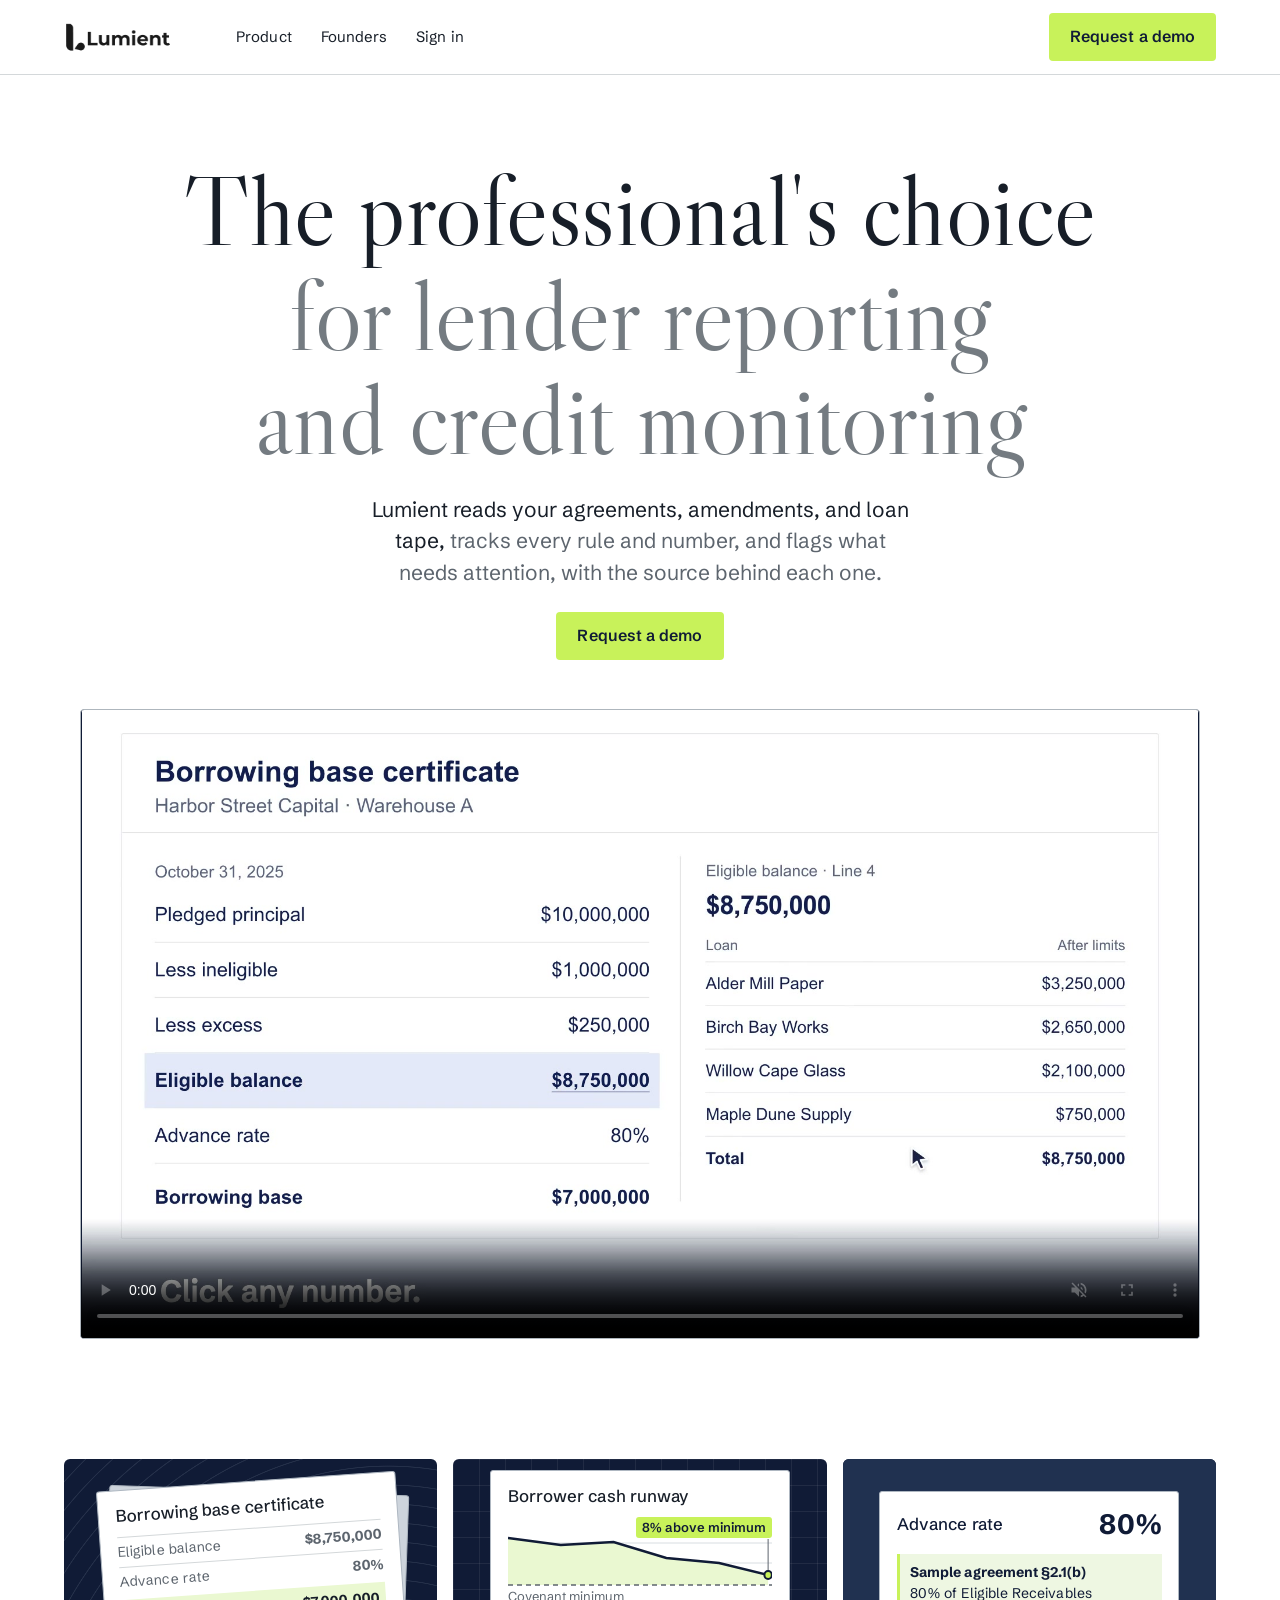
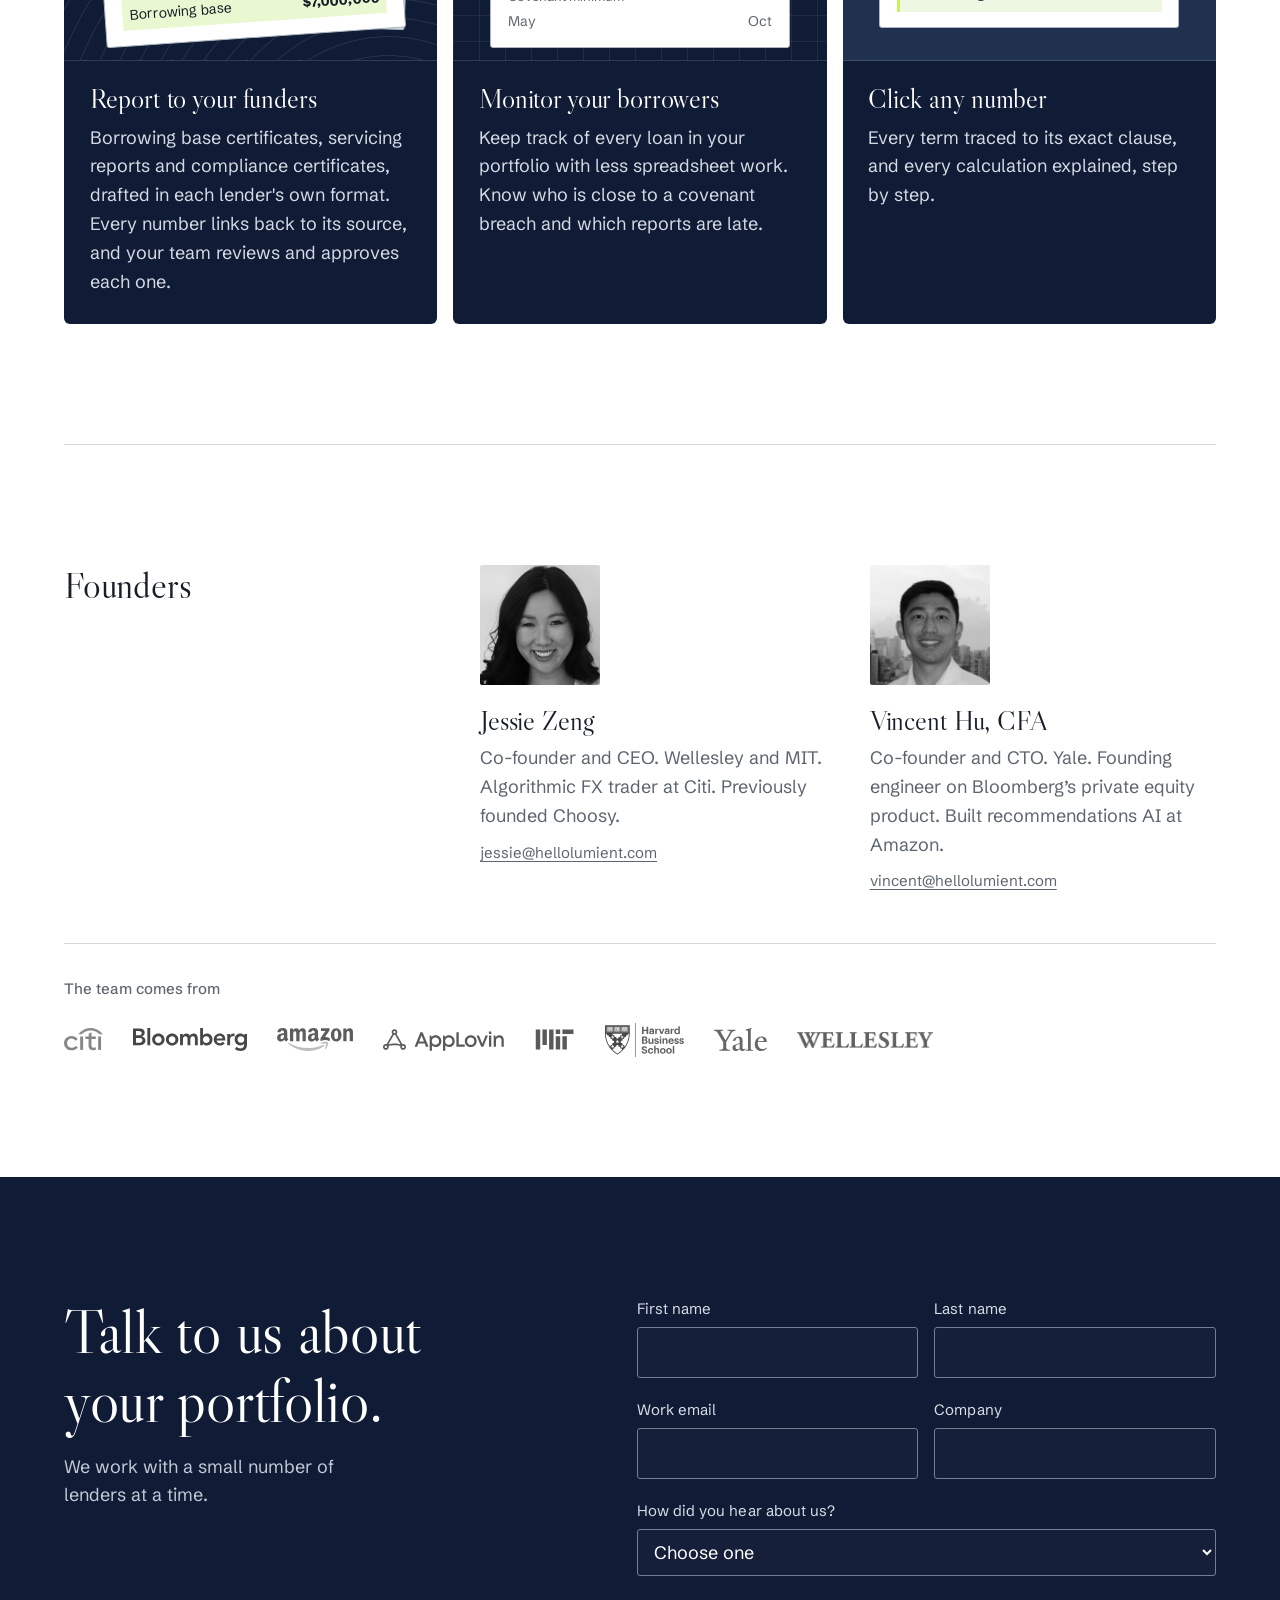
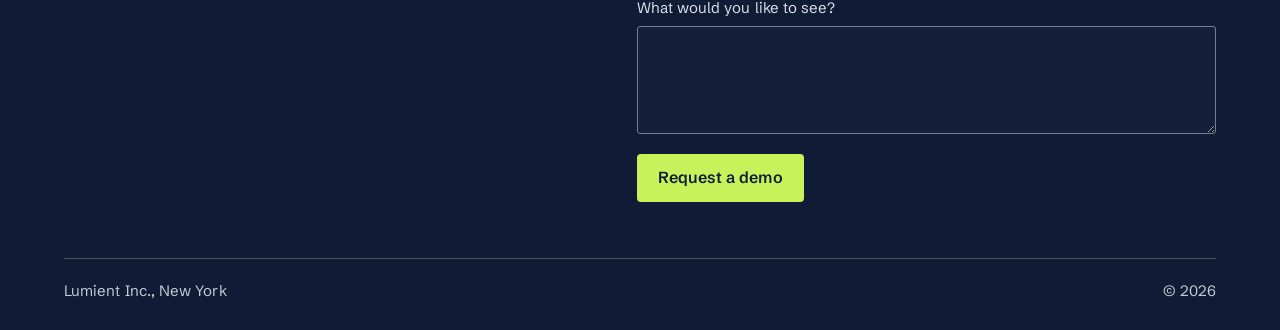
<file: index.html>
<!doctype html>
<html lang="en">
<head>
  <meta charset="utf-8">
  <meta name="viewport" content="width=device-width,initial-scale=1,viewport-fit=cover">
  <title>AI for lender reporting and credit monitoring | Lumient</title>
  <meta name="description" content="Lumient reads your agreements, amendments, and loan tape, tracks every rule and number, and flags what needs attention, with the source behind each one.">
  <link rel="canonical" href="https://hellolumient.com/">
  <link rel="describedby" type="text/plain" href="/llms.txt">
  <meta name="theme-color" content="#101b36">
  <meta property="og:type" content="website">
  <meta property="og:site_name" content="Lumient">
  <meta property="og:title" content="AI for lender reporting and credit monitoring | Lumient">
  <meta property="og:description" content="Lumient reads your agreements, amendments, and loan tape, tracks every rule and number, and flags what needs attention, with the source behind each one.">
  <meta property="og:url" content="https://hellolumient.com/">
  <meta property="og:image" content="https://hellolumient.com/og-image.png">
  <meta property="og:image:type" content="image/png">
  <meta property="og:image:width" content="1200">
  <meta property="og:image:height" content="630">
  <meta property="og:image:alt" content="The professional's choice for lender reporting and credit monitoring">
  <meta name="twitter:card" content="summary_large_image">
  <meta name="twitter:title" content="AI for lender reporting and credit monitoring | Lumient">
  <meta name="twitter:description" content="Lumient reads your agreements, amendments, and loan tape, tracks every rule and number, and flags what needs attention, with the source behind each one.">
  <meta name="twitter:image" content="https://hellolumient.com/og-image.png">
  <meta name="twitter:image:alt" content="The professional's choice for lender reporting and credit monitoring">
  <link rel="icon" href="/favicons/favicon.ico" sizes="16x16 32x32 48x48">
  <link rel="icon" type="image/png" sizes="16x16" href="/favicons/favicon-16.png">
  <link rel="icon" type="image/png" sizes="32x32" href="/favicons/favicon-32.png">
  <link rel="icon" type="image/png" sizes="48x48" href="/favicons/favicon-48.png">
  <link rel="icon" type="image/png" sizes="192x192" href="/favicons/icon-192.png">
  <link rel="icon" type="image/png" sizes="512x512" href="/favicons/icon-512.png">
  <link rel="apple-touch-icon" sizes="180x180" href="/favicons/apple-touch-icon.png">
  <link rel="preload" href="fonts/LibreCaslonDisplay-Regular.woff2" as="font" type="font/woff2" crossorigin>
  <link rel="preload" href="fonts/SchibstedGrotesk-Variable.woff2" as="font" type="font/woff2" crossorigin>
  <link rel="preload" href="lumient-film-poster.jpg" as="image" fetchpriority="high">
  <link rel="stylesheet" href="homepage.css">
  <script src="homepage.js" defer></script>
  <script type="application/ld+json">
  {
    "@context": "https://schema.org",
    "@graph": [
      {
        "@type": "Organization",
        "@id": "https://hellolumient.com/#organization",
        "name": "Lumient",
        "legalName": "Lumient Inc.",
        "url": "https://hellolumient.com/",
        "logo": "https://hellolumient.com/favicons/icon-512.png",
        "email": "vincent@hellolumient.com",
        "address": {
          "@type": "PostalAddress",
          "addressLocality": "New York"
        },
        "founder": [
          {
            "@type": "Person",
            "name": "Jessie Zeng",
            "jobTitle": "Co-founder and CEO"
          },
          {
            "@type": "Person",
            "name": "Vincent Hu",
            "jobTitle": "Co-founder and CTO"
          }
        ]
      },
      {
        "@type": "WebSite",
        "@id": "https://hellolumient.com/#website",
        "name": "Lumient",
        "url": "https://hellolumient.com/",
        "publisher": {
          "@id": "https://hellolumient.com/#organization"
        },
        "about": {
          "@id": "https://hellolumient.com/#software"
        }
      },
      {
        "@type": "SoftwareApplication",
        "@id": "https://hellolumient.com/#software",
        "name": "Lumient",
        "url": "https://hellolumient.com/",
        "description": "Lumient reads your agreements, amendments, and loan tape, tracks every rule and number, and flags what needs attention, with the source behind each one.",
        "publisher": {
          "@id": "https://hellolumient.com/#organization"
        }
      }
    ]
  }
  </script>
</head>
<body>
<a class="skip" href="#product">Skip to product</a>
<header class="hero" id="home">
  <div class="nav-wrap">
    <div class="in nav">
      <a class="logo" href="#home" aria-label="Lumient home"><img src="logo-white.png" alt="Lumient" width="600" height="172"></a>
      <button class="nav-toggle" type="button" aria-label="Navigation menu" aria-expanded="false" aria-controls="primary-nav"><svg class="icon" viewBox="0 0 24 24" aria-hidden="true" fill="none" stroke="currentColor" stroke-width="1.6" stroke-linecap="round" stroke-linejoin="round"><path d="M3 7h18 M3 12h18 M3 17h18"/></svg></button>
      <nav aria-label="Main" id="primary-nav">
        <a href="#product">Product</a><a href="#team">Founders</a><a href="/signin/">Sign in</a>
      </nav>
      <a class="btn btn-cta nav-demo" href="#contact">Request a demo</a>
    </div>
  </div>
  <div class="in hero-copy">
    <h1>The professional's choice <span>for lender reporting and credit monitoring</span></h1>
    <p>Lumient reads your agreements, amendments, and loan tape, <span>tracks every rule and number, and flags what needs attention, with the source behind each one.</span></p>
    <a class="btn btn-cta" href="#contact">Request a demo</a>
  </div>
  <video class="in hero-film" data-src="lumient-film.mp4" poster="lumient-film-poster.jpg"
    controls muted loop playsinline preload="metadata" aria-label="Lumient product film"></video>
</header>
<main>
  <section class="product in" id="product" aria-label="Product">
    <article class="job-card" id="report">
      <div class="job-art report-art" role="img" aria-label="Example borrowing base certificate. An 80% advance rate on an eligible balance of $8,750,000 gives a borrowing base of $7,000,000.">
        <div class="sheet-back"></div><div class="sheet"><div class="sheet-caption">Borrowing base certificate</div><div class="sheet-line"><span>Eligible balance</span><b>$8,750,000</b></div><div class="sheet-line"><span>Advance rate</span><b>80%</b></div><div class="sheet-total"><span>Borrowing base</span><b>$7,000,000</b></div></div>
      </div>
      <div class="job-copy"><h2>Report to your funders</h2>
      <p>Borrowing base certificates, servicing reports and compliance certificates, drafted in each lender's own format. Every number links back to its source, and your team reviews and approves each one.</p></div>
    </article>
    <article class="job-card" id="monitor">
      <div class="job-art monitor-art" role="img" aria-label="Example borrower cash runway declines from May to October, ending 8% above its covenant minimum.">
        <div class="chart-sheet"><div class="sheet-caption">Borrower cash runway</div>
        <div class="spark">
          <svg viewBox="0 0 286 90" preserveAspectRatio="none" aria-hidden="true">
            <path d="M0 26H286 M0 46H286" fill="none" stroke="#d7dce0"/>
            <path d="M0 21L57 28 114 25 171 41 228 46 281 58V68H0Z" fill="#eaf8d1"/>
            <path d="M0 21L57 28 114 25 171 41 228 46 281 58" fill="none" stroke="var(--navy)" stroke-width="2.5" vector-effect="non-scaling-stroke"/>
            <path d="M0 68H286" fill="none" stroke="var(--muted)" stroke-width="1.5" stroke-dasharray="5 4" vector-effect="non-scaling-stroke"/>
            <path d="M281 22V58" fill="none" stroke="var(--muted)" vector-effect="non-scaling-stroke"/>
            <circle cx="281" cy="58" r="4" fill="var(--cta)" stroke="var(--navy)" stroke-width="2" vector-effect="non-scaling-stroke"/>
          </svg>
          <span class="runway-margin">8% above minimum</span>
          <span class="runway-minimum">Covenant minimum</span>
        </div>
        <div class="chart-axis"><span>May</span><span>Oct</span></div></div>
      </div>
      <div class="job-copy"><h2>Monitor your borrowers</h2>
      <p>Keep track of every loan in your portfolio with less spreadsheet work. Know who is close to a covenant breach and which reports are late.</p></div>
    </article>
    <article class="job-card" id="trace">
      <div class="job-art trace-art" role="img" aria-label="Example advance rate of 80%, traced to section 2.1(b) of the sample agreement: 80% of Eligible Receivables.">
        <div class="source-sheet">
          <div class="rate"><span class="sheet-caption">Advance rate</span><b>80%</b></div>
          <div class="source-clause"><strong>Sample agreement §2.1(b)</strong><span>80% of Eligible Receivables</span></div>
        </div>
      </div>
      <div class="job-copy"><h2>Click any number</h2>
      <p>Every term traced to its exact clause, and every calculation explained, step by step.</p></div>
    </article>
  </section>
</main>
<section class="sec" id="team">
  <div class="in founders">
    <h2>Founders</h2>
    <div class="people">
      <p><img class="face" loading="lazy" src="jessie.jpg" alt="Jessie Zeng" width="96" height="96"><b>Jessie Zeng</b>Co-founder and CEO. Wellesley and MIT. Algorithmic FX trader at Citi. Previously founded Choosy.<br><a href="mailto:jessie@hellolumient.com">jessie@hellolumient.com</a></p>
      <p><img class="face" loading="lazy" src="vincent.jpg" alt="Vincent Hu" width="96" height="96"><b>Vincent Hu, CFA</b>Co-founder and CTO. Yale. Founding engineer on Bloomberg&rsquo;s private equity product. Built recommendations AI at Amazon.<br><a href="mailto:vincent@hellolumient.com">vincent@hellolumient.com</a></p>
    </div>
    <div class="creds"><span class="lbl">The team comes from</span><div class="logos"><img class="lc" src="logos/citi.svg" alt="Citi" loading="lazy" width="56" height="33"><img class="ld" src="logos/citi-white.svg" alt="" aria-hidden="true" loading="lazy" width="56" height="33"><img class="lc" src="logos/bloomberg.svg" alt="Bloomberg" loading="lazy" width="88583" height="17907"><img class="ld" src="logos/bloomberg-white.svg" alt="" aria-hidden="true" loading="lazy" width="88583" height="17907"><img class="lc" src="logos/amazon.svg" alt="Amazon" loading="lazy" width="603" height="182"><img class="ld" src="logos/amazon-white.svg" alt="" aria-hidden="true" loading="lazy" width="603" height="182"><img class="lc" src="logos/applovin.svg" alt="AppLovin" loading="lazy" width="1263" height="240"><img class="ld" src="logos/applovin-white.svg" alt="" aria-hidden="true" loading="lazy" width="1263" height="240"><img class="lc" src="logos/mit.svg" alt="MIT" loading="lazy" width="449" height="252"><img class="ld" src="logos/mit-white.svg" alt="" aria-hidden="true" loading="lazy" width="449" height="252"><img class="lc" src="logos/hbs.svg" alt="Harvard Business School" loading="lazy" width="185" height="80"><img class="ld" src="logos/hbs-white.svg" alt="" aria-hidden="true" loading="lazy" width="185" height="80"><img class="lc" src="logos/yale.svg" alt="Yale" loading="lazy" width="10000" height="4321"><img class="ld" src="logos/yale-white.svg" alt="" aria-hidden="true" loading="lazy" width="10000" height="4321"><img class="lc" src="logos/wellesley.png" alt="Wellesley College" loading="lazy" width="1239" height="139"><img class="ld" src="logos/wellesley-white.png" alt="" aria-hidden="true" loading="lazy" width="1239" height="139"></div></div>
  </div>
</section>

<footer class="closer" id="contact">
  <div class="in">
    <div class="contact-intro">
      <h2>Talk to us about your portfolio.</h2>
      <p>We work with a small number of lenders at a time.</p>
    </div>
    <form class="demo-form" id="demo-form" action="https://api.web3forms.com/submit" method="POST">
      <input type="hidden" name="access_key" value="3d128e38-8191-4d50-bae7-05f7e5691275">
      <input type="hidden" name="subject" value="Demo request from hellolumient.com">
      <input type="hidden" name="from_name" value="Lumient website">
      <input type="hidden" name="cc" value="jessie@hellolumient.com">
      <input type="hidden" name="redirect" value="https://hellolumient.com/?sent=1#contact">
      <input type="checkbox" name="botcheck" hidden aria-label="Leave blank" class="hp" tabindex="-1" autocomplete="off" aria-hidden="true">
      <div class="ff"><label for="df-first">First name</label><input id="df-first" name="First Name" required autocomplete="given-name"></div>
      <div class="ff"><label for="df-last">Last name</label><input id="df-last" name="Last Name" required autocomplete="family-name"></div>
      <div class="ff"><label for="df-email">Work email</label><input id="df-email" type="email" name="Email" required autocomplete="email"></div>
      <div class="ff"><label for="df-company">Company</label><input id="df-company" name="Company" required autocomplete="organization"></div>
      <div class="ff full"><label for="df-source">How did you hear about us?</label><select id="df-source" name="Heard About Us"><option value="">Choose one</option><option>Conference or event</option><option>Referral or introduction</option><option>LinkedIn</option><option>Search</option><option>Other</option></select></div>
      <div class="ff full"><label for="df-msg">What would you like to see?</label><textarea id="df-msg" name="Message" rows="3"></textarea></div>
      <div class="full"><button class="btn btn-cta" type="submit">Request a demo</button></div>
      <p class="full sent" id="df-sent" hidden>Thanks. We&rsquo;ll be in touch within one business day.</p>
    </form>
    <div class="foot"><span>Lumient Inc., New York</span><span>&copy; 2026</span></div>
  </div>
</footer>
</body>
</html>
</file>
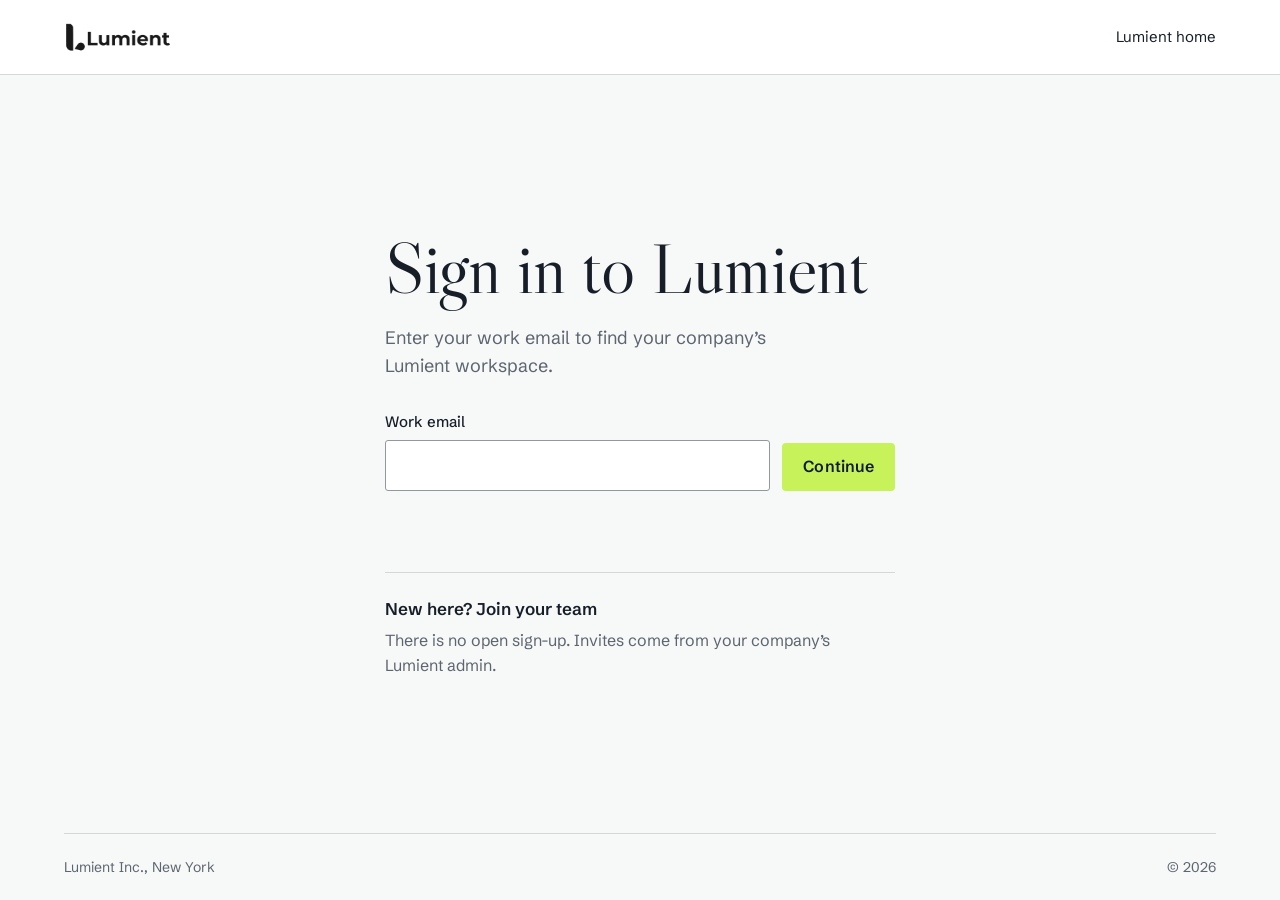
<file: signin/index.html>
<!doctype html>
<html lang="en">
<head>
  <meta charset="utf-8">
  <meta name="viewport" content="width=device-width,initial-scale=1,viewport-fit=cover">
  <title>Sign in | Lumient</title>
  <meta name="description" content="Find your company&rsquo;s Lumient workspace.">
  <meta name="robots" content="noindex">
  <meta name="theme-color" content="#101b36">
  <link rel="canonical" href="https://hellolumient.com/signin/">
  <link rel="icon" href="../favicons/favicon.ico" sizes="16x16 32x32 48x48">
  <link rel="icon" type="image/png" sizes="32x32" href="../favicons/favicon-32.png">
  <link rel="apple-touch-icon" sizes="180x180" href="../favicons/apple-touch-icon.png">
  <link rel="preload" href="../fonts/LibreCaslonDisplay-Regular.woff2" as="font" type="font/woff2" crossorigin>
  <link rel="preload" href="../fonts/SchibstedGrotesk-Variable.woff2" as="font" type="font/woff2" crossorigin>
  <link rel="stylesheet" href="../homepage.css">
  <link rel="stylesheet" href="signin.css">
  <script src="signin.js" defer></script>
</head>
<body class="signin-page">
  <a class="skip" href="#signin">Skip to sign in</a>
  <header class="signin-header">
    <div class="in signin-nav">
      <a class="logo" href="/" aria-label="Lumient home"><img src="../logo-white.png" alt="Lumient" width="600" height="172"></a>
      <a class="signin-home" href="/">Lumient home</a>
    </div>
  </header>
  <main class="signin-main" id="signin">
    <section class="signin-content" aria-labelledby="signin-title">
      <h1 id="signin-title">Sign in to Lumient</h1>
      <p class="signin-intro">Enter your work email to find your company&rsquo;s Lumient workspace.</p>
      <form class="signin-form" id="signin-form">
        <label for="work-email">Work email</label>
        <input id="work-email" type="email" autocomplete="email" inputmode="email" spellcheck="false" required>
        <button class="btn btn-cta" id="signin-submit" type="submit">Continue</button>
        <p class="signin-status" id="signin-status" role="status" aria-live="polite" hidden></p>
      </form>
      <div class="join-team">
        <h2>New here? Join your team</h2>
        <p>There is no open sign-up. Invites come from your company&rsquo;s Lumient admin.</p>
      </div>
    </section>
  </main>
  <footer class="signin-footer in">
    <span>Lumient Inc., New York</span><span>&copy; 2026</span>
  </footer>
</body>
</html>
</file>
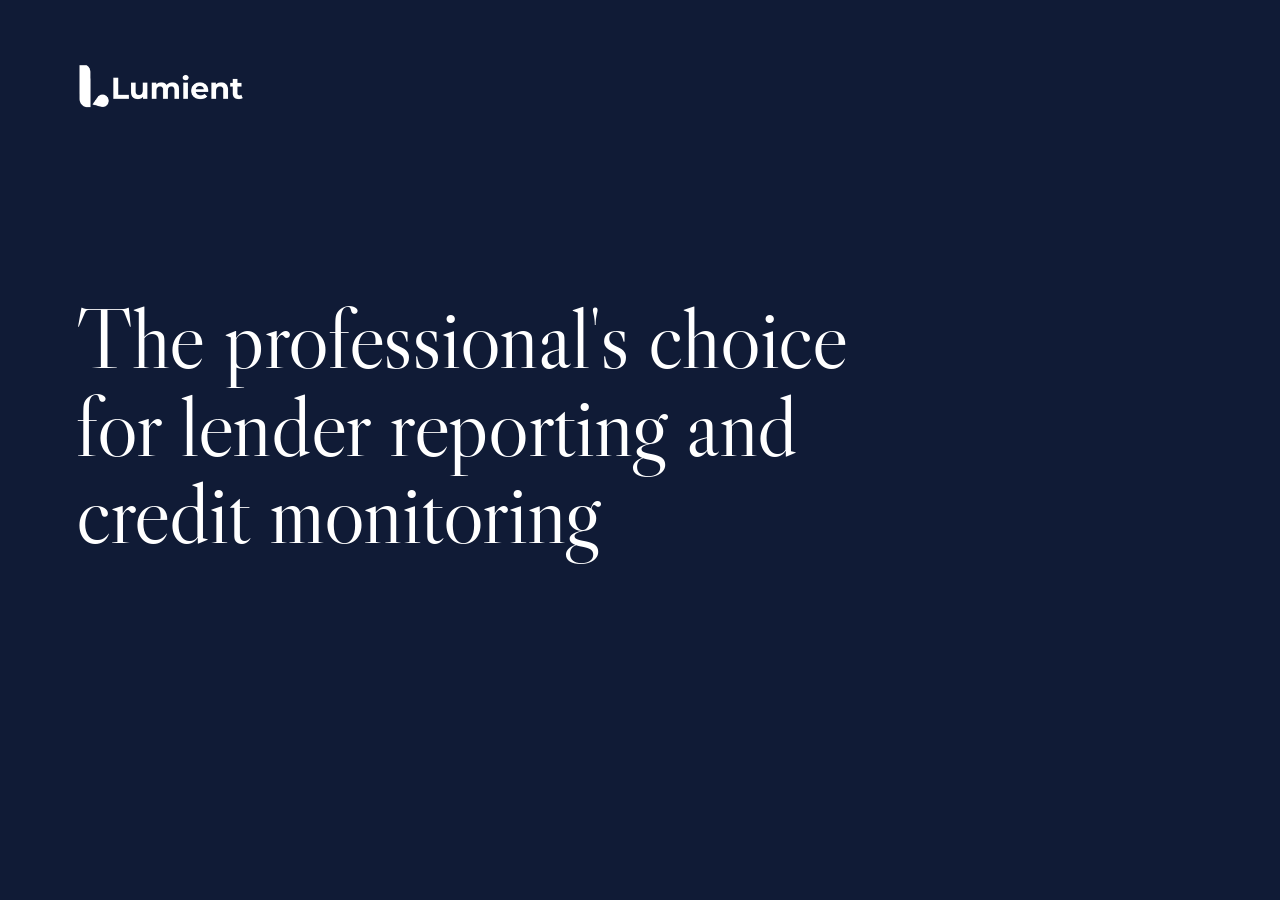
<file: tools/og-image.html>
<!doctype html>
<html lang="en">
<head>
  <meta charset="utf-8">
  <meta name="robots" content="noindex">
  <title>Lumient share image</title>
  <link rel="stylesheet" href="../homepage.css">
  <style>
    body {
      box-sizing: border-box;
      width: 1200px;
      height: 630px;
      padding: 62px 76px 72px;
      display: flex;
      flex-direction: column;
      justify-content: space-between;
      background: var(--navy);
      color: white;
    }
    img { width: 170px; height: auto; }
    h1 {
      font: 400 86px/1.02 var(--serif);
      letter-spacing: -.015em;
      text-wrap: initial;
    }
    h1 span { display: block; }
  </style>
</head>
<body>
  <img src="../logo-white.png" alt="Lumient" width="600" height="172">
  <h1>The professional's choice <span>for lender reporting and</span> credit monitoring</h1>
</body>
</html>
</file>
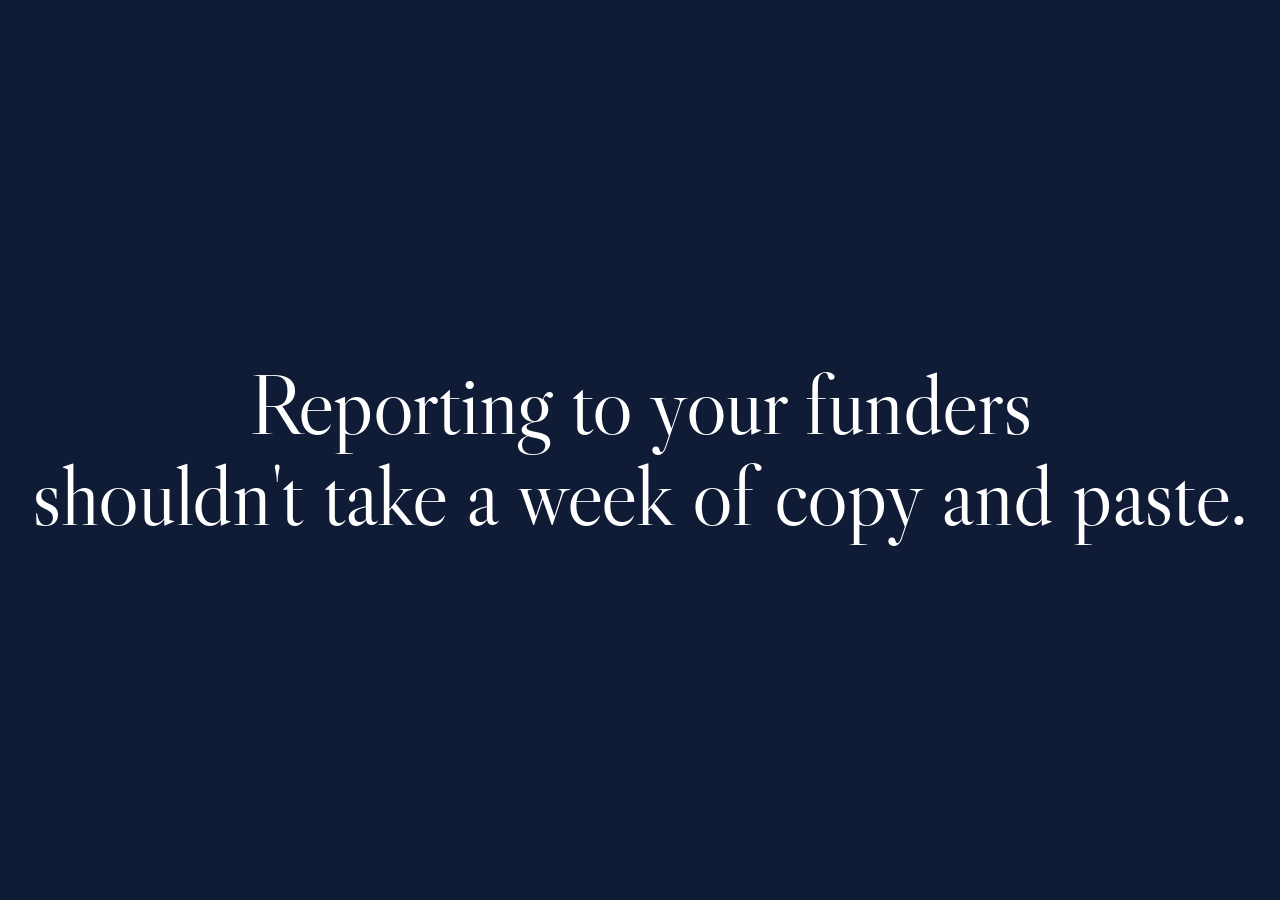
<file: tools/video-src/film.html>
<!DOCTYPE html>
<html lang="en">
<meta charset="utf-8">
<title>Lumient product film</title>
<style>
  @font-face {
    font-family: 'Libre Caslon Display';
    src: url('../../fonts/LibreCaslonDisplay-Regular.woff2') format('woff2');
  }
  @font-face {
    font-family: 'Schibsted Grotesk';
    src: url('../../fonts/SchibstedGrotesk-Variable.woff2') format('woff2');
    font-weight: 400 700;
  }
  * { box-sizing: border-box; }
  body { margin: 0; background: #101b36; }
  main { position: relative; width: 100vw; height: 100vh; overflow: hidden; }
  section { position: absolute; inset: 0; }
  .card {
    display: grid; align-content: center; justify-items: center; text-align: center;
    background: #101b36; color: white; font-family: 'Libre Caslon Display', serif;
  }
  .card p { margin: 0; }
  #title p { font-size: 86px; line-height: 1.06; letter-spacing: -.015em; }
  #end img { width: 366px; height: auto; }
  #end p { margin-top: 39px; font-size: 56px; line-height: 1.1; }
  #end small { margin-top: 28px; font: 400 25px 'Schibsted Grotesk'; color: #c2cad5; }
  .product { background: white; }
  iframe { width: 100%; height: calc(100% - 136px); border: 0; display: block; }
  .caption {
    position: absolute; inset: auto 0 0; height: 164px; margin: 0;
    display: flex; align-items: end; padding: 0 7% 40px;
    color: white; font: 600 42px/1.16 'Schibsted Grotesk', sans-serif;
    background: linear-gradient(to bottom, transparent, rgba(16,27,54,.57) 46%, #101b36 100%);
  }
</style>
<main>
  <section class="card" id="title"><p>Reporting to your funders<br> shouldn't take a week of copy and paste.</p></section>
  <section class="product" data-scene="files"><p class="caption">Files arrive and are sorted to the right lender and facility.</p></section>
  <section class="product" data-scene="borrowing-base"><p class="caption">Click any number.</p></section>
  <section class="product" data-scene="ineligible"><p class="caption">See every loan and why it's ineligible.</p></section>
  <section class="product" data-scene="sign-off"><p class="caption">Certificates and reports ready for sign-off.</p></section>
  <section class="product" data-scene="covenants"><p class="caption">Know who is close to a covenant breach.</p></section>
  <section class="product" data-scene="amended-clause"><p class="caption">Click to see the exact clause.</p></section>
  <section class="card" id="end">
    <img src="../../logo-white.png" alt="Lumient">
    <p>AI for lender reporting and credit monitoring</p>
    <small>hellolumient.com</small>
  </section>
</main>
<script>
  const fps = 30;
  const fade = 12;
  const productHold = 126;
  const shots = [...document.querySelectorAll('main > section')];
  const starts = [0, 3 * fps];
  for (let i = 2; i < shots.length; i++) starts.push(starts[i - 1] + fade + productHold);
  window.frameCount = starts.at(-1) + fade + 4 * fps;
  window.posterFrame = starts[2] + fade + 3 * fps;

  window.drawFrame = frame => {
    const current = starts.findLastIndex(start => frame >= start);
    const age = frame - starts[current];
    for (const [i, shot] of shots.entries()) {
      const visible = i === current || (i === current - 1 && age < fade);
      shot.style.visibility = visible ? 'visible' : 'hidden';
      if (!visible) continue;
      const mix = i === current && current > 0 ? Math.min(age / fade, 1) : 1;
      shot.style.opacity = mix * mix * (3 - 2 * mix);
      const scene = shot.querySelector('iframe');
      if (scene) {
        // Hold the resolved workflow through the dissolve, before its loop rewinds.
        const time = Math.min(productHold, Math.max(0, frame - starts[i] - fade)) / fps;
        scene.contentWindow.renderFrame(time);
      }
    }
  };

  async function prepare() {
    await Promise.all([...document.querySelectorAll('[data-scene]')].map(shot => {
      const scene = document.createElement('iframe');
      const loaded = new Promise(resolve => { scene.onload = resolve; });
      scene.src = 'scene.html?film&capture&scene=' + shot.dataset.scene;
      shot.prepend(scene);
      return loaded;
    }));
    await Promise.all([
      document.fonts.load('86px "Libre Caslon Display"'),
      document.fonts.load('600 42px "Schibsted Grotesk"'),
      document.fonts.load('400 25px "Schibsted Grotesk"'),
      document.querySelector('#end img').decode()
    ]);
    drawFrame(0);
    if (!new URLSearchParams(location.search).has('capture')) {
      const start = performance.now();
      function play(now) {
        drawFrame(Math.floor((now - start) * fps / 1000) % frameCount);
        requestAnimationFrame(play);
      }
      requestAnimationFrame(play);
    }
  }
  window.filmReady = prepare();
</script>
</html>
</file>
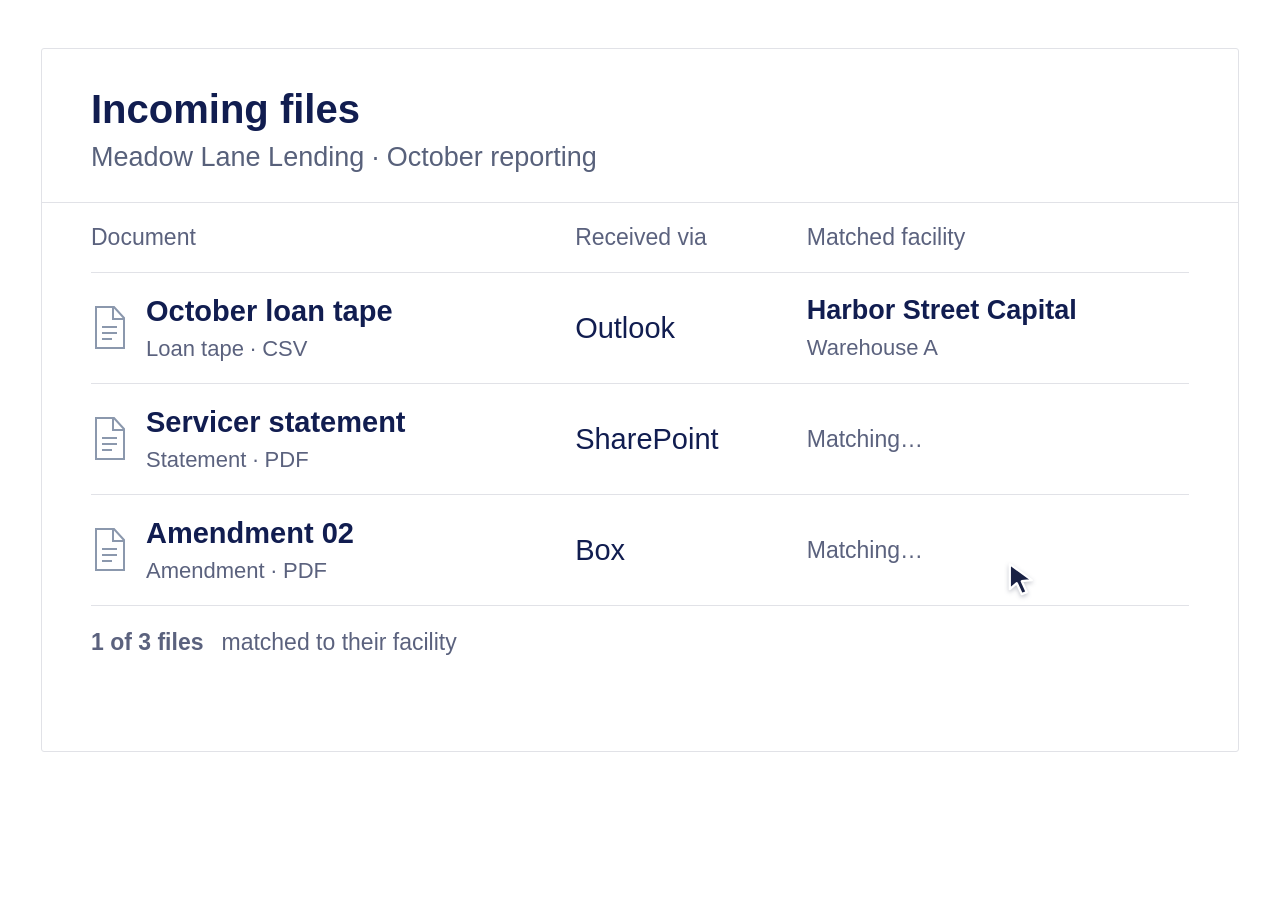
<file: tools/video-src/scene.html>
<!DOCTYPE html>
<html lang="en">
<meta charset="utf-8">
<title>Lumient workflow recording</title>
<link rel="stylesheet" href="scene.css">
<main id="scene"></main>
<script>
  // A single clock drives every on-screen element in both preview and capture.
  window.motion = {
    ease(start, end, time) {
      const p = Math.max(0, Math.min(1, (time - start) / (end - start)));
      return p * p * (3 - 2 * p);
    },
    cursor(root, x, y, press = 0, opacity = 1) {
      const pointer = root.querySelector('.recording-cursor');
      pointer.style.transform = `translate(${x}px, ${y}px)`;
      pointer.style.opacity = opacity;
      pointer.querySelector('.cursor-pulse').style.transform = `scale(${0.4 + press})`;
      pointer.querySelector('.cursor-pulse').style.opacity = Math.sin(Math.PI * press) * 0.65;
    }
  };
</script>
<script src="funder.js"></script>
<script src="shared.js"></script>
<script>
  const params = new URLSearchParams(location.search);
  document.documentElement.classList.toggle('film-frame', params.has('film'));
  const name = params.get('scene') || 'files';
  const scene = window.scenes[name];
  if (!scene) throw new Error('Unknown workflow ' + name);
  const root = document.querySelector('#scene');
  root.innerHTML = scene.html + `
    <div class="recording-cursor" aria-hidden="true">
      <div class="cursor-pulse"></div>
      <svg viewBox="0 0 28 35" width="28" height="35">
        <path d="M2 2 L2 27 L9 21 L14 32 L19 30 L14 19 L24 18 Z"
              fill="#192144" stroke="white" stroke-width="2.3" stroke-linejoin="round"/>
      </svg>
    </div>`;
  window.renderFrame = time => scene.render(time, root);
  if (params.has('capture')) {
    renderFrame(0);
  } else if (matchMedia('(prefers-reduced-motion: reduce)').matches) {
    renderFrame(3.4);
  } else {
    const start = performance.now();
    function animate(now) {
      renderFrame(((now - start) / 1000) % 5);
      requestAnimationFrame(animate);
    }
    requestAnimationFrame(animate);
  }
</script>
</html>
</file>
<file: homepage.css>
@font-face {
  font-family: 'Libre Caslon Display';
  src: url("fonts/LibreCaslonDisplay-Regular.woff2") format("woff2");
  font-weight: 400;
  font-display: swap;
}
@font-face {
  font-family: 'Schibsted Grotesk';
  src: url("fonts/SchibstedGrotesk-Variable.woff2") format("woff2");
  font-weight: 400 700;
  font-display: swap;
}
:root {
  color-scheme: light;
  --ink: #171e28;
  --muted: #5d656e;
  --secondary: #747b81;
  --line: #d4d8da;
  --navy: #101b36;
  --pale: #c2cad5;
  --cta: #c8f25a;
  --serif: 'Libre Caslon Display', Georgia, serif;
  --sans: 'Schibsted Grotesk', system-ui, -apple-system, 'Segoe UI', sans-serif;
  --body-size: 1.125rem;
  --major-size: clamp(3rem, 4.8vw, 4.75rem);
  --minor-size: clamp(1.875rem, 2.9vw, 2.875rem);
  --item-size: clamp(1.625rem, 2.15vw, 1.875rem);
  --space: clamp(120px, 9vw, 156px);
  --gutter: clamp(20px, 5vw, 76px);
}
*, *::before, *::after { box-sizing: border-box; }
body { margin: 0; background: white; color: var(--ink); font: 400 var(--body-size)/1.6 var(--sans); font-kerning: normal; letter-spacing: 0; }
.in { width: min(calc(100% - 2 * var(--gutter)), 1248px); margin-inline: auto; }
img { max-width: 100%; }
h1, h2, p { margin: 0; }
h1, h2, .people b {
  font: 400 var(--item-size)/1.12 var(--serif);
  font-kerning: normal;
  letter-spacing: -.005em;
  text-wrap: balance;
}
h2 { font-size: var(--major-size); }
.founders h2 { font-size: var(--minor-size); }
a { color: inherit; text-underline-offset: .2em; }
button { cursor: pointer; }
button, input, select, textarea { font: inherit; color: inherit; }
.btn, button, .nav nav, .sheet-caption, .sheet-line, .sheet-total, .chart-axis,
.source-clause, .creds .lbl, .ff label, .foot { letter-spacing: .005em; }
[hidden] { display: none !important; }
:focus-visible { outline: 2px solid currentColor; outline-offset: 4px; }
.icon { width: 24px; height: 24px; flex: none; }
.btn {
  display: inline-flex; align-items: center; justify-content: center;
  min-height: 48px; padding: 11px 20px; border-radius: 4px; border: 1px solid transparent;
  font: 600 1rem/1.35 var(--sans); font-kerning: normal; text-decoration: none;
}
.btn-cta { background: var(--cta); color: var(--navy); }
.btn-cta:hover { background: #d6fa7e; }
.skip { position: absolute; z-index: 10; background: white; padding: 8px 16px; transform: translateY(-150%); }
.skip:focus { transform: translateY(4px); }

.nav-wrap { border-bottom: 1px solid var(--line); position: relative; z-index: 3; }
.nav { position: relative; display: flex; align-items: center; gap: clamp(32px, 5vw, 80px); min-height: 74px; }
.logo { display: inline-flex; }
.logo img { width: auto; height: 31px; filter: brightness(0) saturate(100%) opacity(.9); }
.nav nav { display: flex; align-items: center; gap: 29px; font-size: .9375rem; }
.nav nav a { text-decoration: none; }
.nav nav a:hover { text-decoration: underline; }
.nav-demo { margin-left: auto; white-space: nowrap; }
.nav-toggle { display: none; }

.hero-copy { text-align: center; padding-block: clamp(70px, 6.5vw, 104px) clamp(40px, 3.8vw, 66px); }
.hero h1 { font-size: clamp(3.9rem, 7.7vw, 8rem); line-height: 1.06; }
.hero h1 span { display: block; color: var(--secondary); }
.hero-copy p { max-width: 42ch; margin: 22px auto 24px; font-size: clamp(1.3125rem, 1.55vw, 1.375rem); line-height: 1.5; text-wrap: pretty; }
.hero-copy p span { color: var(--muted); }
.hero-film {
  display: block; max-width: 1120px; aspect-ratio: 16 / 9; background: var(--navy);
  border: 1px solid #aeb6bd; border-radius: 4px; overflow: hidden;
}

.product, .founders { padding-block: var(--space); }
.founders { border-top: 1px solid var(--line); }
.product { display: grid; grid-template-columns: repeat(3, minmax(0, 1fr)); gap: 16px; }
.job-card { overflow: hidden; border-radius: 6px; color: white; background: var(--navy); }
.job-art {
  display: grid; place-items: center; height: 202px; padding-inline: clamp(16px, 2.4vw, 38px);
  color: var(--ink); border-bottom: 1px solid #ffffff24;
}
.report-art { background: repeating-radial-gradient(ellipse at 87% 170%, transparent 0 11px, #becbd81e 11.5px 12px, transparent 12.5px 18px); }
.monitor-art { background-image: linear-gradient(#ffffff12 1px, transparent 1px), linear-gradient(90deg, #ffffff12 1px, transparent 1px); background-size: 26px 26px; }
.trace-art { background: #203150; }
.sheet, .sheet-back, .chart-sheet, .source-sheet {
  grid-area: 1 / 1; width: min(100%, 300px); border: 1px solid #aeb7c1; border-radius: 3px; background: white;
}
.sheet, .chart-sheet, .source-sheet { padding: 15px clamp(12px, 1.3vw, 19px); }
.sheet { transform: rotate(-4deg); }
.sheet-back { align-self: stretch; margin-block: 33px; transform: translate(6px, -2px) rotate(2deg); background: #cdd4dc; }
.sheet-caption { font: 500 1.05rem/1.25 var(--sans); font-kerning: normal; margin-bottom: 10px; }
.sheet-line, .sheet-total, .chart-axis { display: flex; justify-content: space-between; align-items: center; gap: 6px; font-size: .875rem; line-height: 1.5; }
.sheet-line { color: var(--muted); padding-block: 4px; border-top: 1px solid var(--line); }
.sheet-total { margin-top: 3px; padding: 5px 7px; background: #eaf8d1; }
.spark { position: relative; font-size: .8125rem; line-height: 1.3; }
.spark svg { width: 100%; height: 90px; display: block; }
.runway-margin { position: absolute; top: 0; right: 0; padding: 2px 6px; border-radius: 3px; color: var(--navy); background: var(--cta); font-weight: 600; }
.runway-minimum { position: absolute; top: 71px; left: 0; color: var(--muted); }
.chart-axis { margin-top: 4px; color: var(--muted); }
.rate { display: flex; align-items: center; justify-content: space-between; gap: 8px; color: var(--navy); }
.rate .sheet-caption { margin: 0; }
.rate b { font-size: 1.75rem; line-height: 1.25; }
.source-clause {
  margin-top: 12px; padding: 8px 10px; background: #eef7e2; border-left: 3px solid var(--cta);
  font-size: .875rem; line-height: 1.5; color: var(--navy);
}
.source-clause strong, .source-clause span { display: block; }
.job-copy { padding: 22px clamp(18px, 2vw, 30px) 28px; }
.job-copy h2 { font-size: var(--item-size); text-wrap: initial; }
.job-copy p { margin-top: 10px; color: #d5dbe4; }
.founders { display: grid; grid-template-columns: minmax(0, 1fr) minmax(0, 2fr); align-items: start; gap: 48px; }
.creds .lbl { font: 500 .9375rem/1.4 var(--sans); font-kerning: normal; color: var(--muted); }
.people { display: grid; grid-template-columns: repeat(2, minmax(0, 1fr)); gap: clamp(24px, 3.4vw, 52px); }
.people p { color: var(--muted); }
.people .face { display: block; width: 120px; height: 120px; border-radius: 2px; object-fit: cover; filter: grayscale(1); margin-bottom: 20px; }
.people b { display: block; color: var(--ink); margin-bottom: 8px; }
.people a { display: inline-block; margin-top: 10px; font-size: .9375rem; }
.creds { grid-column: 1 / -1; padding-top: 30px; border-top: 1px solid var(--line); }
.creds .logos { display: flex; align-items: center; flex-wrap: wrap; gap: 22px clamp(16px, 2.35vw, 38px); margin-top: 20px; }
.logos img { width: auto; height: 23px; max-width: 136px; object-fit: contain; filter: grayscale(1); opacity: .72; }
.logos img[src*="hbs"] { height: 34px; }
.creds .ld { display: none; }

.closer { background: var(--navy); color: white; }
.closer .in { display: grid; grid-template-columns: minmax(0, 5fr) minmax(0, 6fr); gap: 56px clamp(40px, 7vw, 110px); padding-block: var(--space) 27px; }
.contact-intro h2 { max-width: 13ch; }
.contact-intro p { max-width: 30ch; margin-top: 18px; color: var(--pale); }
.demo-form { display: grid; grid-template-columns: repeat(2, minmax(0, 1fr)); gap: 20px 16px; }
.demo-form .full, .foot { grid-column: 1 / -1; }
.ff { display: grid; gap: 6px; min-width: 0; }
.ff label { font-size: .9375rem; color: #d9dfe7; }
.ff input, .ff textarea, .ff select { width: 100%; border: 1px solid #757e8e; background: #ffffff05; color: white; border-radius: 3px; padding: 10px 12px; }
.ff select { color-scheme: dark; }
.ff select option { color: white; background: var(--navy); }
.ff textarea { resize: vertical; }
.demo-form .hp { position: absolute; left: -9999px; }
.demo-form .sent { color: white; }
.closer .btn:focus-visible { outline-color: white; }
.foot { display: flex; justify-content: space-between; padding-top: 20px; border-top: 1px solid #ffffff3b; font-size: .9375rem; color: var(--pale); }

@media (max-width: 1000px) {
  .founders { grid-template-columns: minmax(0, 1fr); gap: 32px; }
}
@media (min-width: 681px) and (max-width: 900px) {
  .nav { gap: 16px; }
  .nav nav { gap: 16px; }
  .nav-demo { padding-inline: 12px; }
}
@media (max-width: 800px) {
  :root { --space: 78px; --body-size: 1.0625rem; }
  .hero h1 { font-size: clamp(3.2rem, 8.2vw, 4.5rem); }
  .product { grid-template-columns: 1fr; }
  .closer .in { grid-template-columns: 1fr; gap: 36px; }
  .contact-intro h2, .contact-intro p { max-width: none; }
}
@media (max-width: 680px) {
  :root { --space: 64px; }
  .nav { min-height: 64px; gap: clamp(6px, 2vw, 10px); flex-wrap: wrap; }
  .logo img { height: 26px; }
  .nav-demo { padding-inline: 12px; }
  .nav nav { order: 3; width: 100%; gap: 12px; flex-wrap: wrap; }
  .enhanced .nav { flex-wrap: nowrap; }
  .enhanced .nav-toggle { display: grid; place-items: center; order: 3; padding: 0; width: 40px; height: 40px; background: transparent; border: none; }
  .enhanced .nav nav { display: none; }
  .enhanced .nav nav.open { position: absolute; display: flex; flex-direction: column; align-items: stretch; gap: 0; top: 100%; right: 0; width: min(300px, 100%); padding: 8px; background: white; border: 1px solid var(--line); }
  .nav nav > a { padding: 10px; }
  html:not(.enhanced) .nav { padding-block: 10px; }
  .hero-copy { padding-block: 60px 32px; }
  .hero h1 { max-width: 15ch; margin-inline: auto; font-size: clamp(3rem, 13.5vw, 4.75rem); }
  .hero h1 span { display: inline; }
  .hero-copy p { margin-block: 18px 22px; }
  .people { grid-template-columns: 1fr; }
  .sheet { padding-inline: 12px; }
  .sheet-caption { font-size: 1rem; }
  .founders { gap: 25px; }
  .people { gap: 32px; }
  .creds { margin-top: 8px; padding-top: 20px; }
  .logos img { max-width: 105px; height: 18px; }
  .logos img[src*="hbs"] { height: 26px; }
  .demo-form { grid-template-columns: 1fr; gap: 15px; }
}
@media (prefers-reduced-motion: reduce) {
  *, *::before, *::after { transition-duration: 0s !important; }
}
</file>
<file: signin/signin.css>
.signin-page {
  min-height: 100svh;
  display: flex;
  flex-direction: column;
  background: #f7f8f8;
}

.signin-header {
  background: white;
  border-bottom: 1px solid var(--line);
}

.signin-nav {
  min-height: 74px;
  display: flex;
  align-items: center;
  justify-content: space-between;
  gap: 24px;
}

.signin-home {
  font-size: .9375rem;
  text-decoration: none;
}

.signin-home:hover {
  text-decoration: underline;
}

.signin-main {
  width: 100%;
  flex: 1;
  display: grid;
  place-items: center;
  padding: clamp(56px, 10vh, 112px) var(--gutter);
}

.signin-content {
  width: min(100%, 510px);
}

.signin-content h1 {
  font: 400 clamp(2.75rem, 6vw, 4.5rem)/1.05 var(--serif);
  letter-spacing: -.005em;
}

.signin-intro {
  max-width: 40ch;
  margin-top: 18px;
  color: var(--muted);
  font-size: 1.125rem;
  line-height: 1.55;
}

.signin-form {
  display: grid;
  grid-template-columns: minmax(0, 1fr) auto;
  align-items: end;
  gap: 8px 12px;
  margin-top: 32px;
}

.signin-form label {
  grid-column: 1 / -1;
  font-size: .9375rem;
  line-height: 1.4;
  font-weight: 500;
}

.signin-form input {
  width: 100%;
  min-height: 48px;
  padding: 10px 12px;
  border: 1px solid #92999e;
  border-radius: 3px;
  background: white;
}

.signin-form input:hover {
  border-color: var(--ink);
}

.signin-form input:focus {
  border-color: var(--navy);
  outline: 2px solid var(--navy);
  outline-offset: 2px;
}

.signin-form .btn {
  min-width: 112px;
}

.signin-form .btn:disabled {
  cursor: wait;
  opacity: .7;
}

.signin-status {
  grid-column: 1 / -1;
  margin-top: 8px;
  color: var(--muted);
  line-height: 1.5;
}

.signin-status.is-error {
  color: #9b2c2c;
}

.join-team {
  margin-top: clamp(64px, 9vh, 92px);
  padding-top: 24px;
  border-top: 1px solid var(--line);
}

.join-team h2 {
  font: 600 1.0625rem/1.4 var(--sans);
  letter-spacing: 0;
}

.join-team p {
  max-width: 46ch;
  margin-top: 7px;
  color: var(--muted);
  font-size: 1rem;
  line-height: 1.55;
}

.signin-footer {
  display: flex;
  justify-content: space-between;
  gap: 24px;
  padding-block: 22px;
  border-top: 1px solid var(--line);
  color: var(--muted);
  font-size: .875rem;
}

@media (max-width: 560px) {
  .signin-nav {
    min-height: 64px;
  }

  .signin-main {
    place-items: start center;
    padding-block: 48px 64px;
  }

  .signin-content h1 {
    font-size: clamp(2.625rem, 13vw, 3.5rem);
  }

  .signin-form {
    grid-template-columns: 1fr;
  }

  .signin-form .btn {
    width: 100%;
    margin-top: 4px;
  }

  .join-team {
    margin-top: 56px;
  }
}
</file>
<file: tools/video-src/scene.css>
* { box-sizing: border-box; }
body {
  margin: 0;
  background: white;
  color: #111d50;
  font-family: Arial, Helvetica, sans-serif;
  -webkit-font-smoothing: antialiased;
  font-variant-numeric: tabular-nums;
}
#scene {
  position: relative;
  width: 1280px;
  height: 800px;
  overflow: hidden;
  background: white;
}
.app {
  position: absolute;
  inset: 48px 41px;
  overflow: hidden;
  border: 1px solid #e1e2e7;
  border-radius: 3px;
  background: white;
}
.app-header {
  height: 154px;
  padding: 36px 49px;
  border-bottom: 1px solid #e1e2e7;
}
.app-title { margin: 0; font-size: 40px; line-height: 1.2; font-weight: 700; }
.app-subtitle { margin: 8px 0 0; color: #58617b; font-size: 27px; line-height: 1.2; }
.app-body { position: relative; padding: 0 49px; }
.muted { color: #58617b; }
.positive { color: #21724e; }
.warning { color: #875800; }
.negative { color: #ad291f; }
.recording-cursor {
  pointer-events: none;
  position: absolute;
  left: 0;
  top: 0;
  z-index: 100;
  opacity: 0;
}
.recording-cursor svg { display: block; filter: drop-shadow(0 2px 2px #1a223e40); }
.cursor-pulse {
  position: absolute;
  left: -16px;
  top: -16px;
  width: 36px;
  height: 36px;
  border: 2px solid #586b98;
  border-radius: 50%;
}

/* The film uses a wider viewport and reserves its own space for captions. */
.film-frame #scene { width: 100vw; height: 100vh; }
.film-frame .app { inset: 32px 54px 0; }
.film-frame .app-header { height: 136px; padding: 27px 45px; }
.film-frame .app-body { padding-inline: 45px; }
</file>
